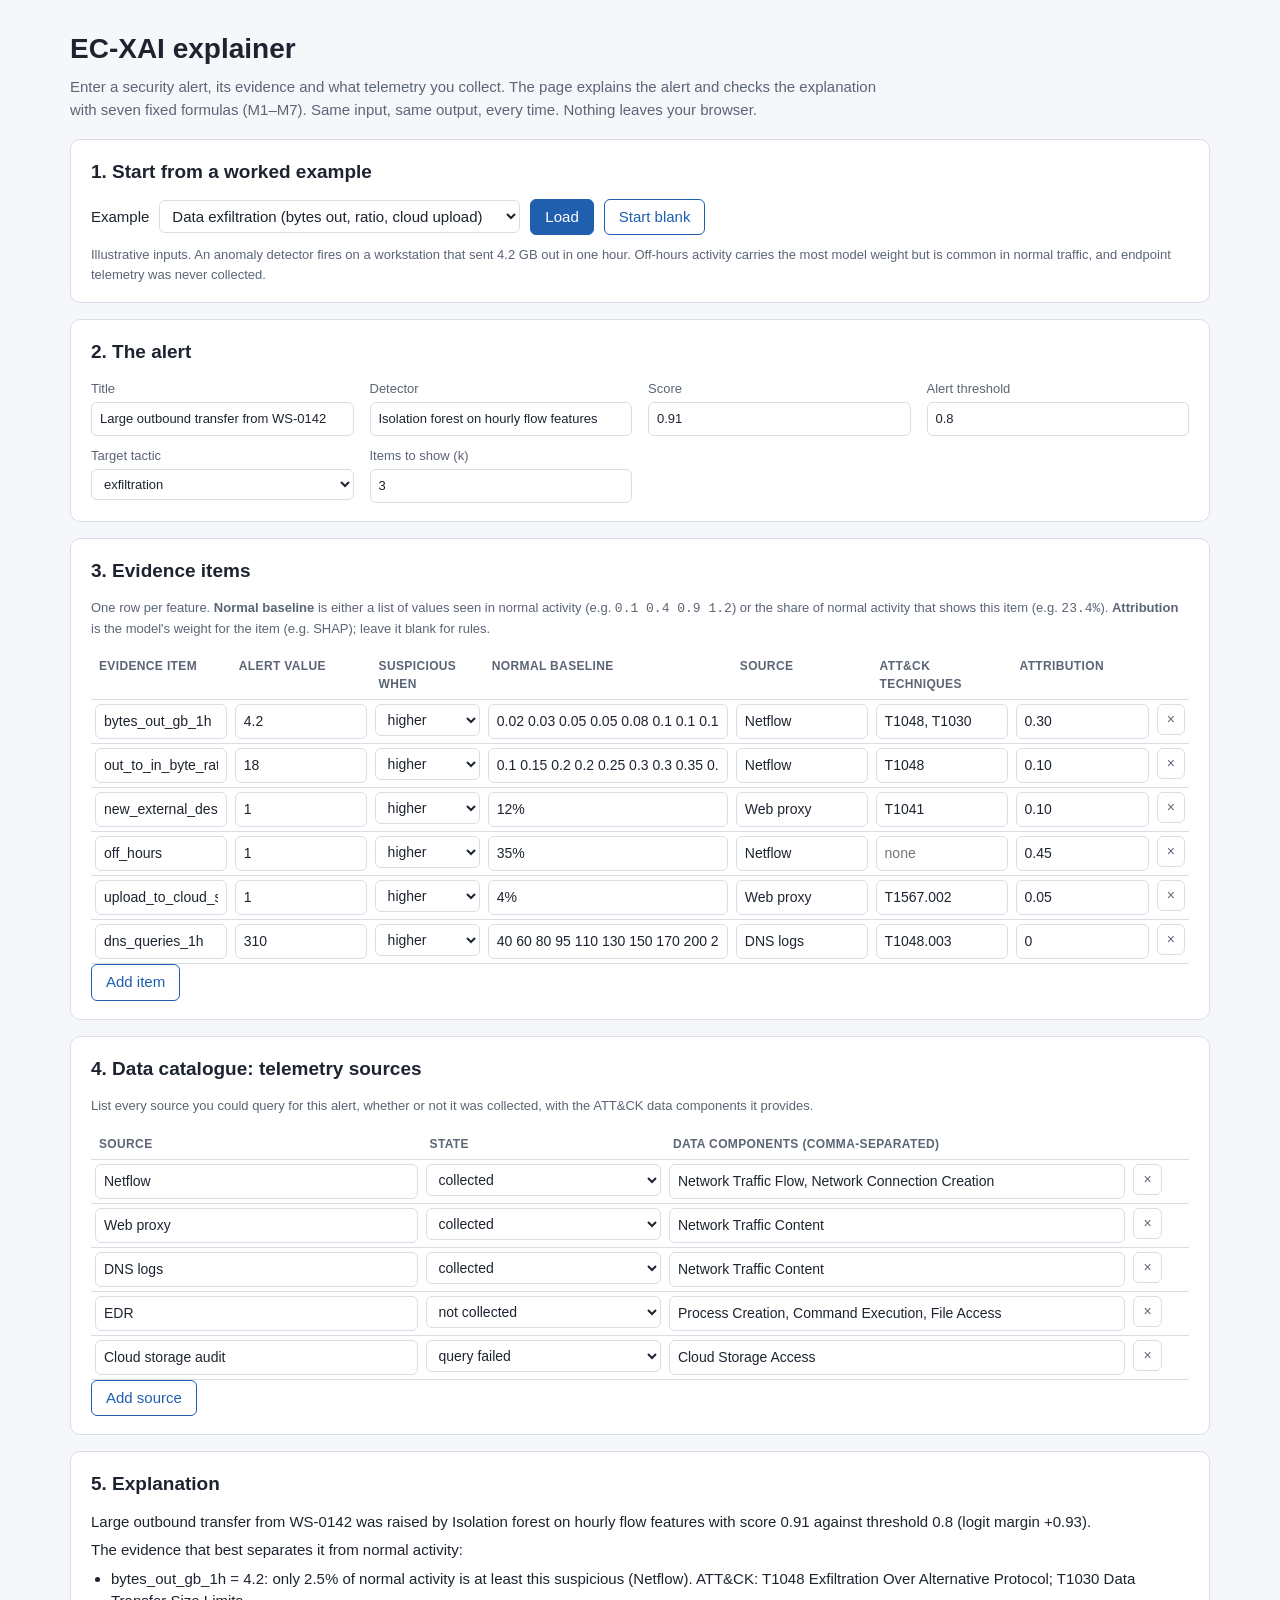
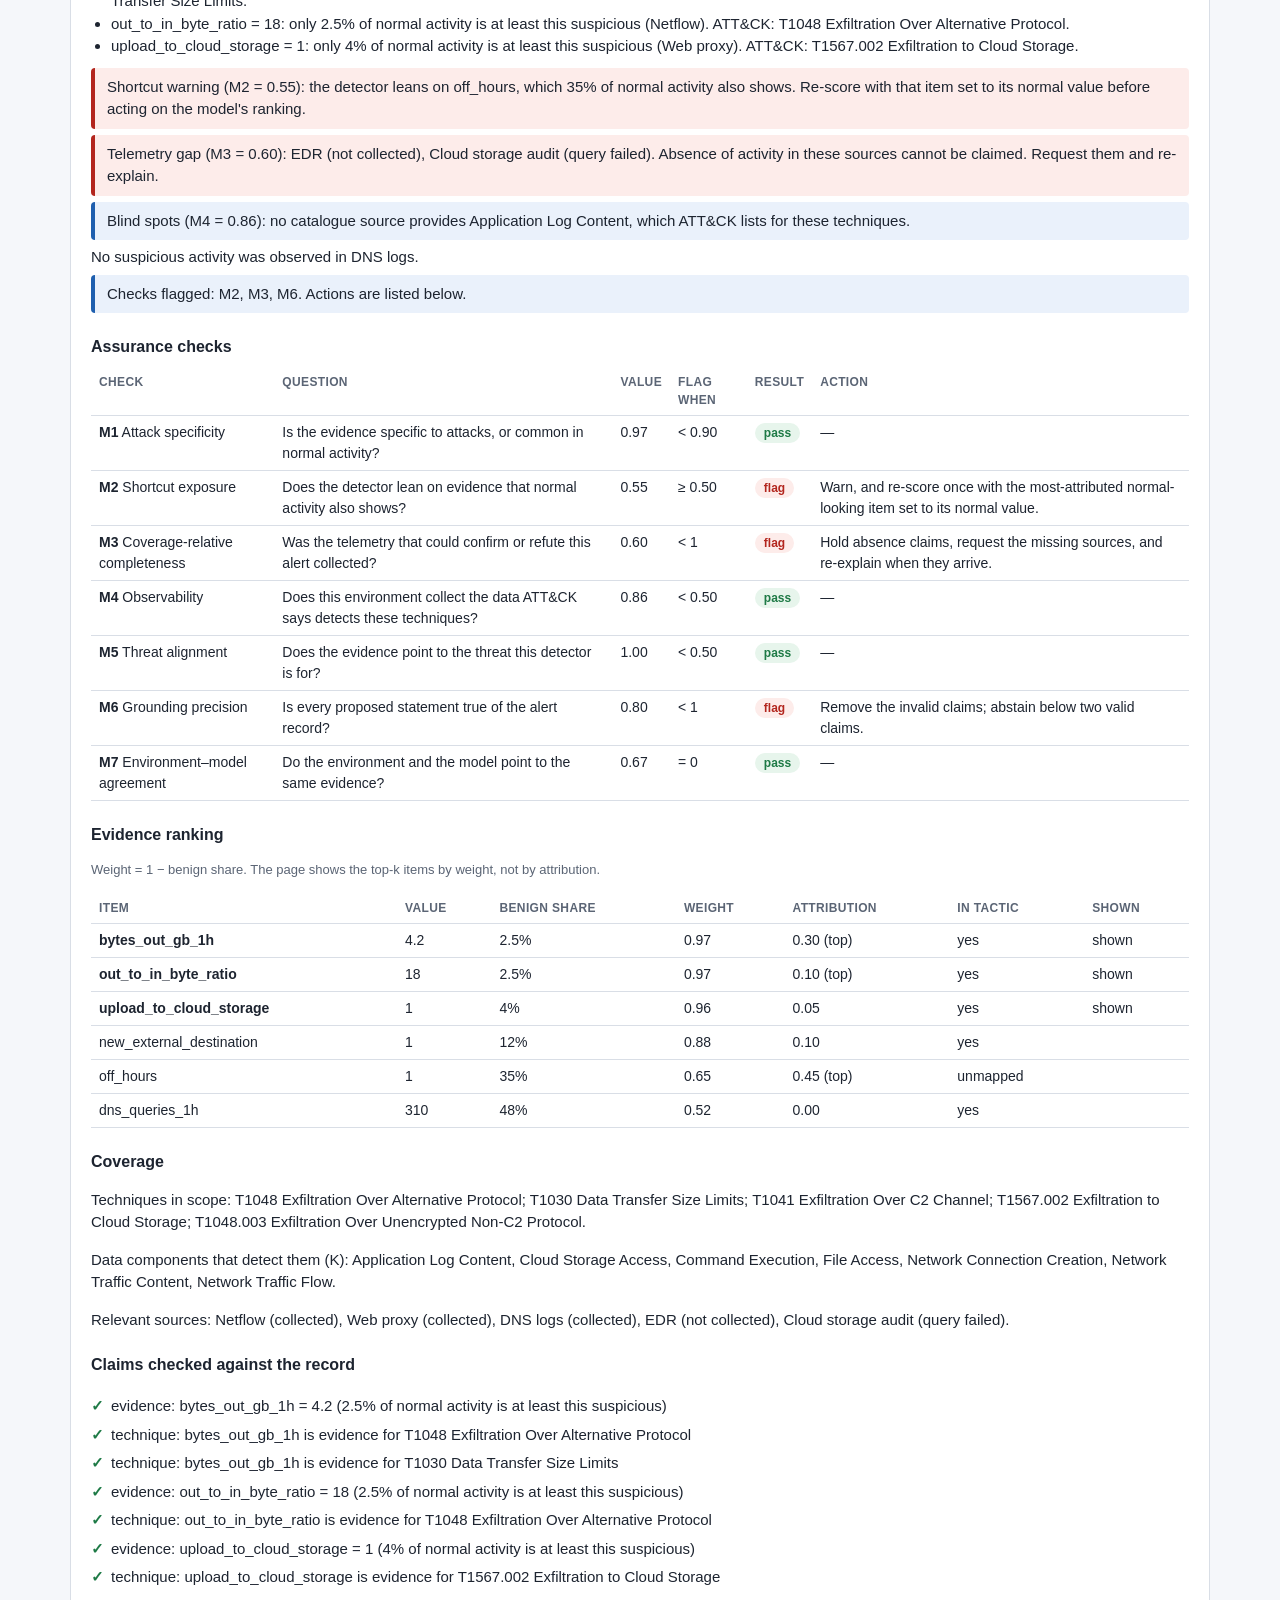
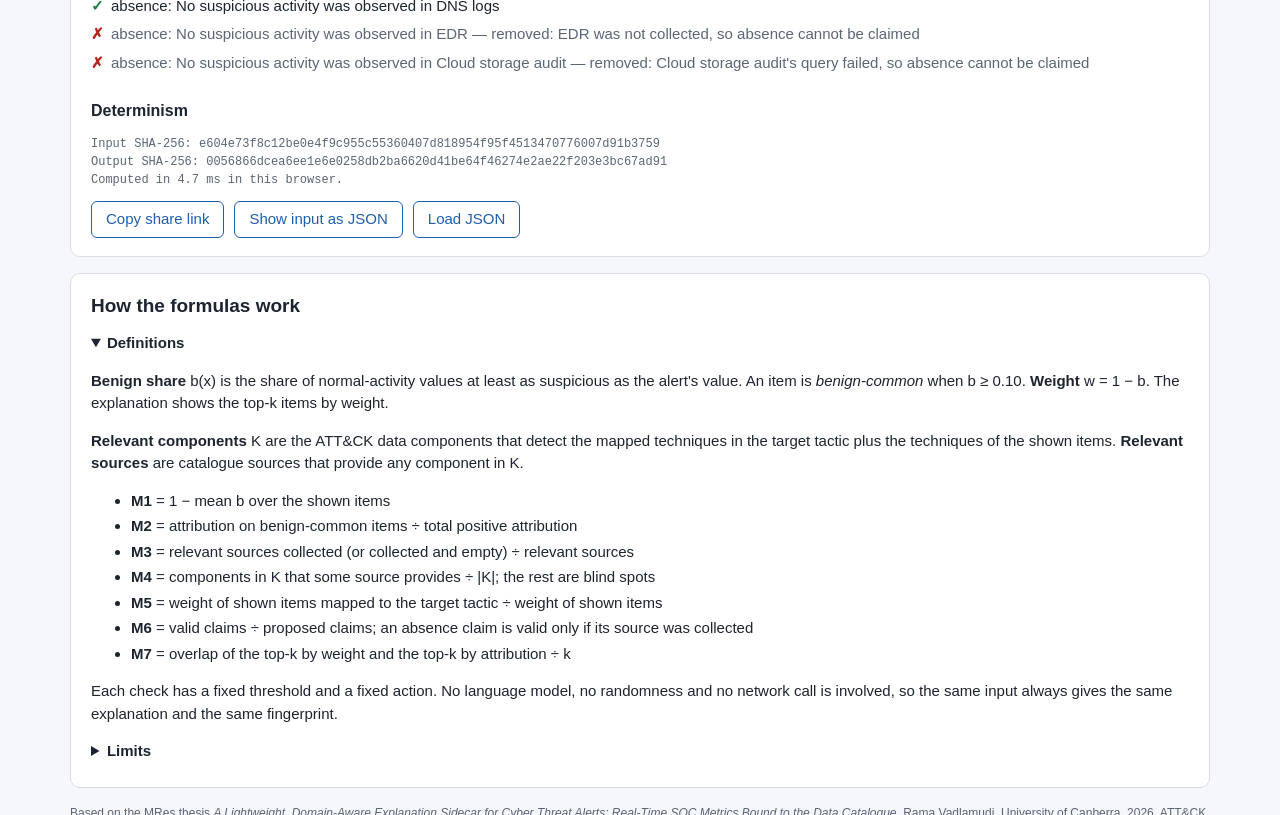
<file: index.html>
<!doctype html>
<html lang="en">
<head>
<meta charset="utf-8">
<meta name="viewport" content="width=device-width, initial-scale=1">
<meta http-equiv="Content-Security-Policy"
      content="default-src 'none'; script-src 'self'; style-src 'self'; img-src 'self'; base-uri 'none'; form-action 'none'">
<meta name="referrer" content="no-referrer">
<title>EC-XAI explainer: check an alert's explanation</title>
<link rel="stylesheet" href="style.css">
</head>
<body>
<header>
  <h1>EC-XAI explainer</h1>
  <p class="lede">Enter a security alert, its evidence and what telemetry you collect. The page explains the alert
  and checks the explanation with seven fixed formulas (M1–M7). Same input, same output, every time. Nothing leaves
  your browser.</p>
</header>

<main>
<section class="card" id="start">
  <h2>1. Start from a worked example</h2>
  <div class="row">
    <label for="example">Example</label>
    <select id="example"></select>
    <button id="load" type="button">Load</button>
    <button id="blank" type="button" class="secondary">Start blank</button>
  </div>
  <p id="example-note" class="note"></p>
</section>

<section class="card" id="alert">
  <h2>2. The alert</h2>
  <div class="grid">
    <label>Title <input id="a-title" type="text" maxlength="200"></label>
    <label>Detector <input id="a-detector" type="text" maxlength="200"></label>
    <label>Score <input id="a-score" type="number" step="0.01" min="0" max="1"></label>
    <label>Alert threshold <input id="a-threshold" type="number" step="0.01" min="0" max="1"></label>
    <label>Target tactic <select id="a-tactic"></select></label>
    <label>Items to show (k) <input id="a-k" type="number" min="1" max="10" step="1"></label>
  </div>
</section>

<section class="card" id="evidence">
  <h2>3. Evidence items</h2>
  <p class="help">One row per feature. <b>Normal baseline</b> is either a list of values seen in normal activity
  (e.g. <code>0.1 0.4 0.9 1.2</code>) or the share of normal activity that shows this item (e.g. <code>23.4%</code>).
  <b>Attribution</b> is the model's weight for the item (e.g. SHAP); leave it blank for rules.</p>
  <div class="scroll">
  <table class="edit" id="items-table">
    <thead><tr><th>Evidence item</th><th>Alert value</th><th>Suspicious when</th><th>Normal baseline</th>
      <th>Source</th><th>ATT&amp;CK techniques</th><th>Attribution</th><th></th></tr></thead>
    <tbody></tbody>
  </table>
  </div>
  <button id="add-item" type="button" class="secondary">Add item</button>
</section>

<section class="card" id="catalogue">
  <h2>4. Data catalogue: telemetry sources</h2>
  <p class="help">List every source you could query for this alert, whether or not it was collected, with the
  ATT&amp;CK data components it provides.</p>
  <div class="scroll">
  <table class="edit" id="sources-table">
    <thead><tr><th>Source</th><th>State</th><th>Data components (comma-separated)</th><th></th></tr></thead>
    <tbody></tbody>
  </table>
  </div>
  <button id="add-source" type="button" class="secondary">Add source</button>
  <datalist id="components"></datalist>
</section>

<section class="card output" id="output">
  <h2>5. Explanation</h2>
  <div id="narrative"></div>
  <h3>Assurance checks</h3>
  <div class="scroll"><table id="metrics-table"><thead><tr><th>Check</th><th>Question</th><th>Value</th>
    <th>Flag when</th><th>Result</th><th>Action</th></tr></thead><tbody></tbody></table></div>
  <h3>Evidence ranking</h3>
  <p class="help">Weight = 1 − benign share. The page shows the top-k items by weight, not by attribution.</p>
  <div class="scroll"><table id="rank-table"><thead><tr><th>Item</th><th>Value</th><th>Benign share</th>
    <th>Weight</th><th>Attribution</th><th>In tactic</th><th>Shown</th></tr></thead><tbody></tbody></table></div>
  <h3>Coverage</h3>
  <div id="coverage"></div>
  <h3>Claims checked against the record</h3>
  <ul id="claims"></ul>
  <h3>Determinism</h3>
  <p id="fingerprint" class="mono"></p>
  <div class="row">
    <button id="share" type="button" class="secondary">Copy share link</button>
    <button id="export" type="button" class="secondary">Show input as JSON</button>
    <button id="import" type="button" class="secondary">Load JSON</button>
    <span id="share-status" class="note"></span>
  </div>
  <textarea id="json" rows="8" hidden spellcheck="false"></textarea>
</section>

<section class="card" id="how">
  <h2>How the formulas work</h2>
  <details open>
    <summary>Definitions</summary>
    <p><b>Benign share</b> b(x) is the share of normal-activity values at least as suspicious as the alert's value.
    An item is <i>benign-common</i> when b ≥ 0.10. <b>Weight</b> w = 1 − b. The explanation shows the top-k
    items by weight.</p>
    <p><b>Relevant components</b> K are the ATT&amp;CK data components that detect the mapped techniques in the
    target tactic plus the techniques of the shown items. <b>Relevant sources</b> are catalogue sources that
    provide any component in K.</p>
    <ul class="formulas">
      <li><b>M1</b> = 1 − mean b over the shown items</li>
      <li><b>M2</b> = attribution on benign-common items ÷ total positive attribution</li>
      <li><b>M3</b> = relevant sources collected (or collected and empty) ÷ relevant sources</li>
      <li><b>M4</b> = components in K that some source provides ÷ |K|; the rest are blind spots</li>
      <li><b>M5</b> = weight of shown items mapped to the target tactic ÷ weight of shown items</li>
      <li><b>M6</b> = valid claims ÷ proposed claims; an absence claim is valid only if its source was collected</li>
      <li><b>M7</b> = overlap of the top-k by weight and the top-k by attribution ÷ k</li>
    </ul>
    <p>Each check has a fixed threshold and a fixed action. No language model, no randomness and no network call
    is involved, so the same input always gives the same explanation and the same fingerprint.</p>
  </details>
  <details>
    <summary>Limits</summary>
    <p>This is a teaching tool. The worked examples are illustrative inputs, not measured data. The checks test
    whether an explanation is consistent with the alert record and the data catalogue. They do not test whether the
    alert is a true attack, and they have not been validated with analysts. The weight here is a simplified
    environment-calibrated importance (1 − b); the thesis version also uses threat relevance and proximity.</p>
  </details>
</section>
</main>

<footer>
  <p>Based on the MRes thesis <i>A Lightweight, Domain-Aware Explanation Sidecar for Cyber Threat Alerts: Real-Time SOC Metrics
  Bound to the Data Catalogue</i>, Rama
  Vadlamudi, University of Canberra, 2026. ATT&amp;CK Enterprise v16.1 techniques and data components:
  © The MITRE Corporation. This work is reproduced and distributed with the permission of The MITRE Corporation.</p>
</footer>

<script src="attack.js"></script>
<script src="formula.js"></script>
<script src="examples.js"></script>
<script src="app.js"></script>
</body>
</html>
</file>
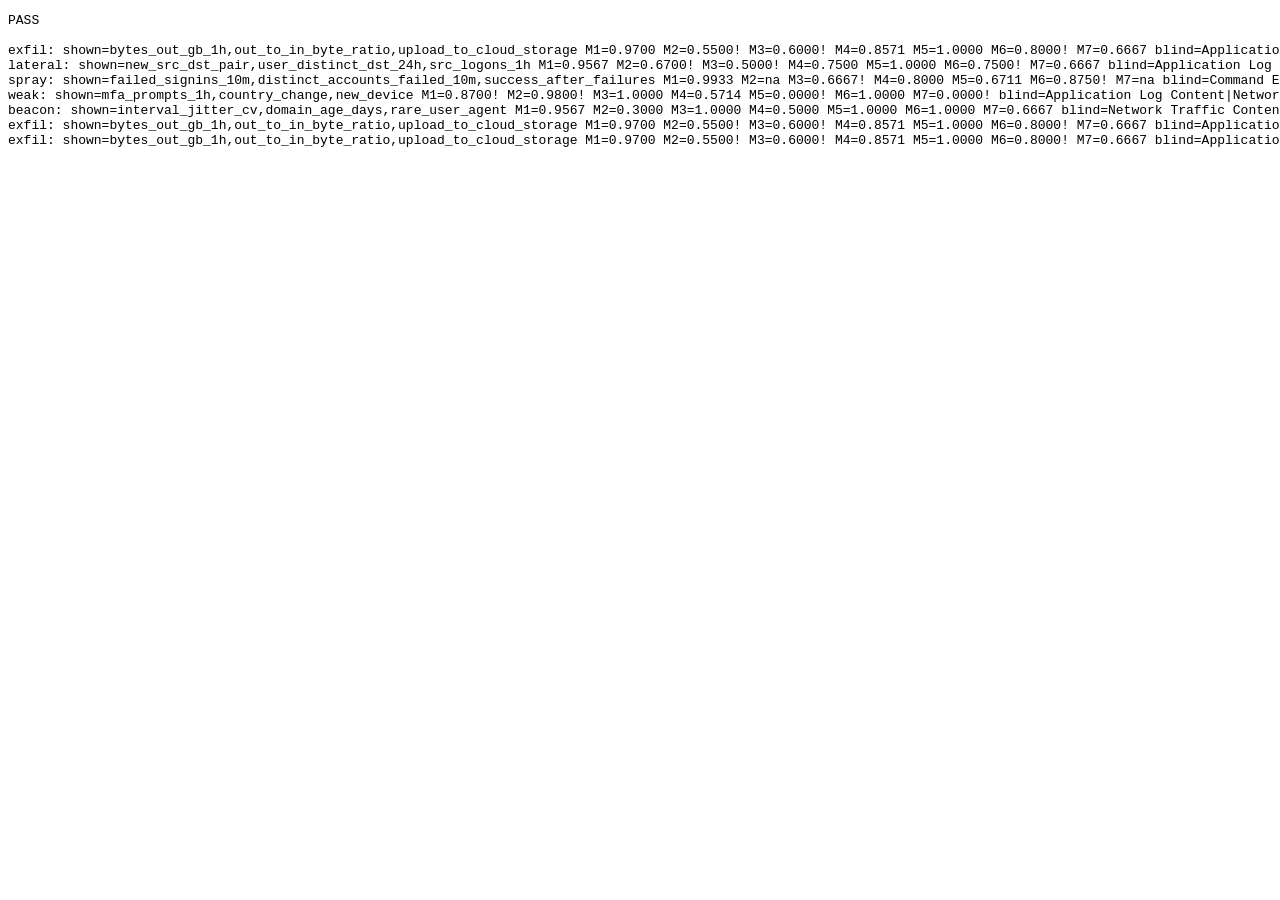
<file: tests/run.html>
<!doctype html>
<html lang="en">
<head><meta charset="utf-8"><title>EC-XAI explainer tests</title></head>
<body>
<pre id="out">running</pre>
<script src="../attack.js"></script>
<script src="../formula.js"></script>
<script src="../examples.js"></script>
<script src="run.js"></script>
</body>
</html>
</file>
<file: style.css>
:root {
  --ink: #1d2430; --muted: #5b6575; --line: #d9dee6; --bg: #f5f7fa; --card: #fff;
  --accent: #1f5fae; --ok: #1e7a46; --ok-bg: #e7f5ec; --bad: #b3261e; --bad-bg: #fdecea; --na: #8a8f98;
}
* { box-sizing: border-box; }
body { margin: 0; font: 15px/1.5 -apple-system, "Segoe UI", Roboto, Helvetica, Arial, sans-serif;
       color: var(--ink); background: var(--bg); }
header, main, footer { max-width: 1180px; margin: 0 auto; padding: 0 20px; }
header { padding-top: 28px; }
h1 { margin: 0 0 6px; font-size: 28px; }
h2 { margin: 0 0 12px; font-size: 19px; }
h3 { margin: 22px 0 8px; font-size: 16px; }
.lede { margin: 0 0 18px; color: var(--muted); max-width: 820px; }
.card { background: var(--card); border: 1px solid var(--line); border-radius: 10px; padding: 18px 20px;
        margin-bottom: 16px; }
.row { display: flex; gap: 10px; align-items: center; flex-wrap: wrap; }
.grid { display: grid; grid-template-columns: repeat(auto-fit, minmax(240px, 1fr)); gap: 10px 16px; }
.grid label { display: flex; flex-direction: column; font-size: 13px; color: var(--muted); gap: 4px; }
input, select, textarea { font: inherit; color: var(--ink); border: 1px solid var(--line); border-radius: 6px;
                          padding: 6px 8px; background: #fff; }
input:focus, select:focus, textarea:focus { outline: 2px solid #b9d2f2; border-color: var(--accent); }
textarea { width: 100%; margin-top: 10px; font: 13px/1.4 ui-monospace, Menlo, Consolas, monospace; }
button { font: inherit; border: 1px solid var(--accent); background: var(--accent); color: #fff; border-radius: 6px;
         padding: 6px 14px; cursor: pointer; }
button.secondary { background: #fff; color: var(--accent); }
button.remove { border-color: var(--line); background: #fff; color: var(--muted); padding: 4px 9px; }
.help, .note { color: var(--muted); font-size: 13px; }
.note { margin: 10px 0 0; }
.scroll { overflow-x: auto; }
table { border-collapse: collapse; width: 100%; font-size: 14px; }
th, td { text-align: left; padding: 6px 8px; border-bottom: 1px solid var(--line); vertical-align: top; }
th { font-size: 12px; text-transform: uppercase; letter-spacing: .03em; color: var(--muted); font-weight: 600; }
table.edit td { padding: 4px; }
table.edit input, table.edit select { width: 100%; min-width: 90px; }
table.edit td.wide input { min-width: 240px; }
td.num { font-variant-numeric: tabular-nums; white-space: nowrap; }
.pill { display: inline-block; padding: 1px 9px; border-radius: 99px; font-size: 12px; font-weight: 600; }
.pill.ok { color: var(--ok); background: var(--ok-bg); }
.pill.bad { color: var(--bad); background: var(--bad-bg); }
.pill.na { color: var(--na); background: #eef0f3; }
.output #narrative p { margin: 6px 0; }
.output #narrative ul { margin: 6px 0 10px; padding-left: 20px; }
.callout { border-left: 4px solid var(--bad); background: var(--bad-bg); padding: 8px 12px; border-radius: 4px;
           margin: 8px 0; }
.callout.info { border-color: var(--accent); background: #eaf1fb; }
.callout.good { border-color: var(--ok); background: var(--ok-bg); }
#claims { padding-left: 0; list-style: none; }
#claims li { padding: 3px 0; }
#claims .mark { display: inline-block; width: 20px; font-weight: 700; }
#claims .valid .mark { color: var(--ok); }
#claims .invalid { color: var(--muted); }
#claims .invalid .mark { color: var(--bad); }
.mono { white-space: pre-line; font: 12px/1.5 ui-monospace, Menlo, Consolas, monospace; color: var(--muted); word-break: break-all; }
.formulas li { margin: 3px 0; }
details summary { cursor: pointer; font-weight: 600; margin: 6px 0; }
footer { color: var(--muted); font-size: 12px; padding-bottom: 30px; }
</file>
